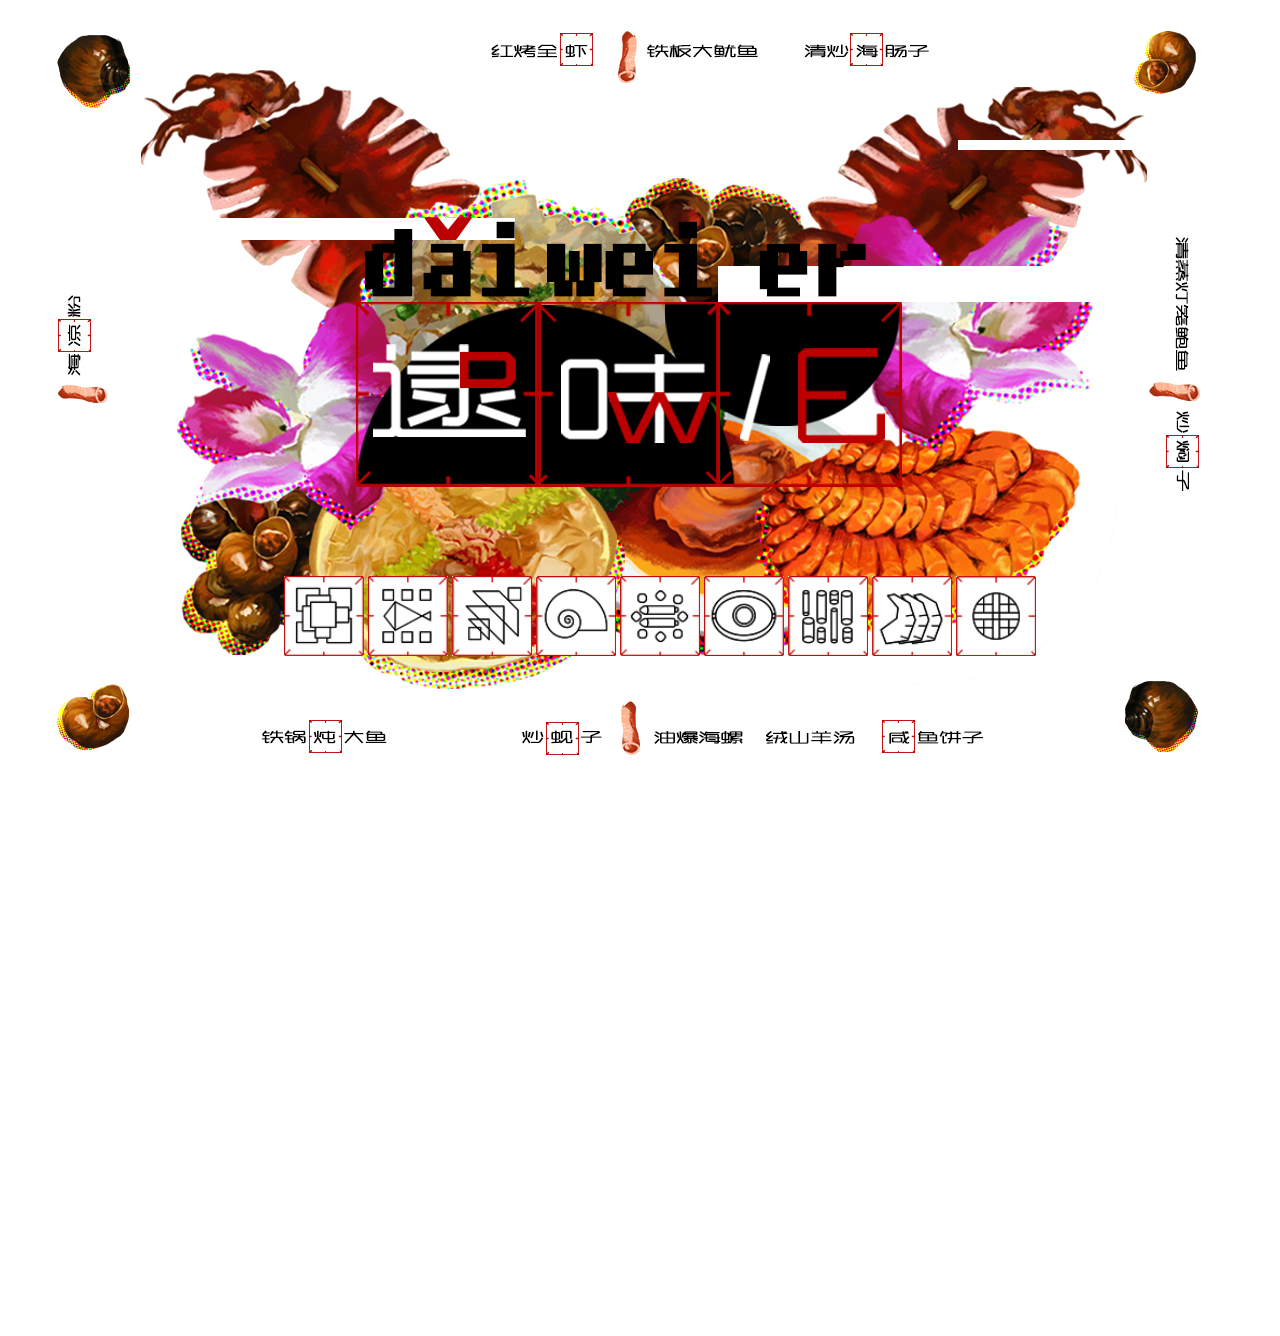
<file: index.html>
<!DOCTYPE html PUBLIC "-//W3C//DTD HTML 4.01 Transitional//EN" "http://www.w3.org/TR/html4/loose.dtd">
<html>
<head>
<meta http-equiv="Content-Type" content="text/html; charset=UTF-8">
<title>DaiWeiEr</title>
<link href="Fancy.css" rel="stylesheet" type="text/css" />
</head>
<body >

<div id ="mainBody" >
	<div id="gallery">
		<ul>
			<li>
				<img src="data/menzi_hover.jpg" class="mini" /><a href="menzi.html" > <img src="data/menzi_hover.png" class="pic"  /></a>
			</li>
			<li>
				<img src="data/xianyubingzi_hover.jpg" class="mini" /><a href="bingzi.html" > <img src="data/xianyubingzi_hover.png" class="pic"  /></a>
			</li>
			<li>
				<img src="data/youyu_hover.jpg" class="mini" /><a href="youyu.html" > <img src="data/youyu_hover.png" class="pic"  /></a>
			</li>
			<li>
				<img src="data/hailuo_hover.jpg" class="mini" /><a href="hailuo.html" > <img src="data/hailuo_hover.png" class="pic"  /></a>
			</li>
			<li>
				<img src="data/tieguodun_hover.jpg" class="mini" /><a href="tieguodun.html" > <img src="data/tieguodun_hover.png" class="pic"  /></a>
			</li>
			<li>
				<img src="data/baoyu_hover.jpg" class="mini" /><a href="baoyu.html" > <img src="data/baoyu_hover.png" class="pic"  /></a>
			</li>
			<li>
				<img src="data/haichang_hover.jpg" class="mini" /><a href="haichangzi.html" > <img src="data/haichang_hover.png" class="pic"  /></a>
			</li>
			<li>
				<img src="data/daxia_hover.jpg" class="mini" /><a href="xia.html" > <img src="data/daxia_hover.png" class="pic"  /></a>
			</li>
			<li>
				<img src="data/hailiangfen_hover.jpg" class="mini" /><a href="liangfen.html" > <img src="data/hailiangfen_hover.png" class="pic"  /></a>
			</li>
			
		 
		</ul>
	</div>
</div>
</body>
</html>
</file>
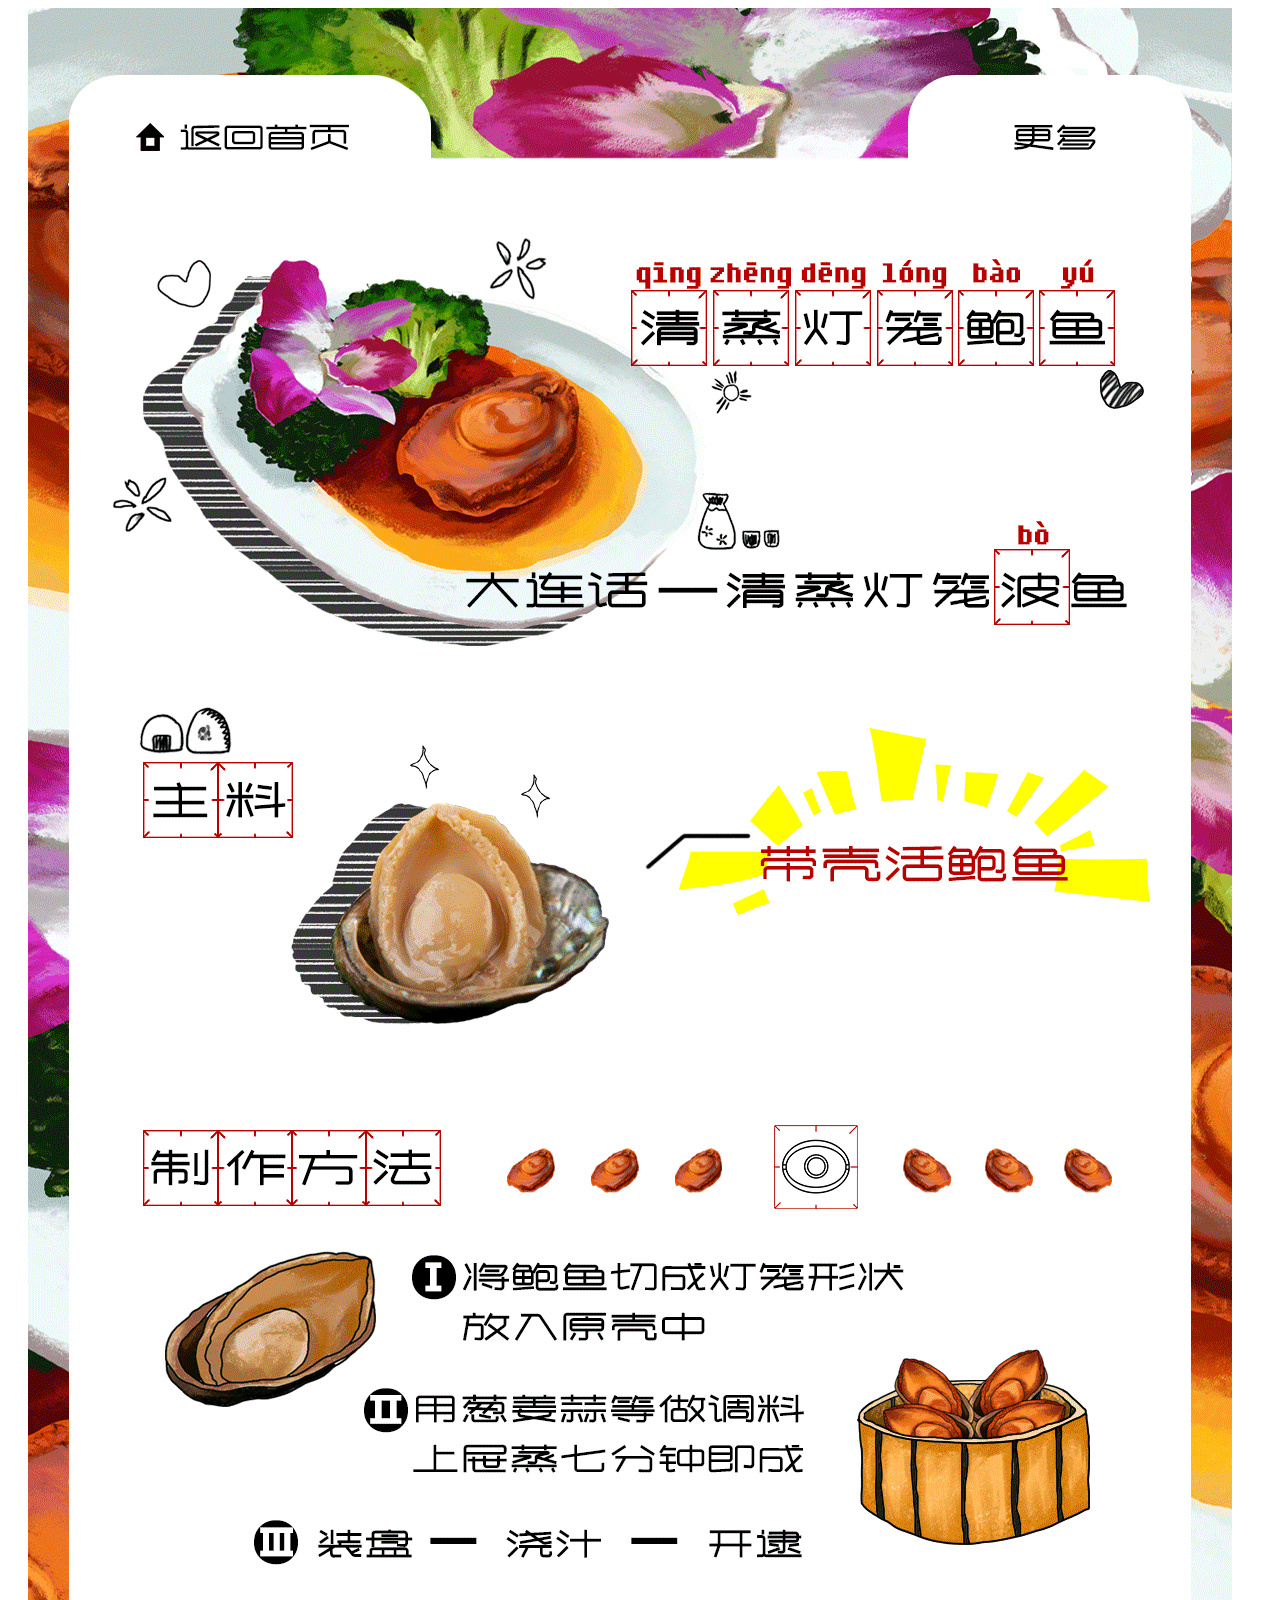
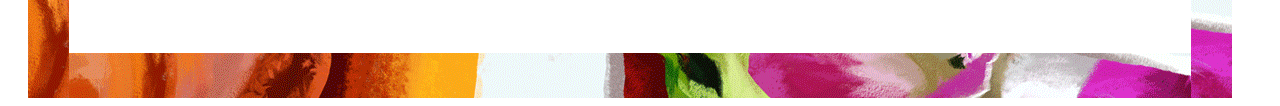
<file: baoyu.html>
<!DOCTYPE html PUBLIC "-//W3C//DTD HTML 4.01 Transitional//EN" "http://www.w3.org/TR/html4/loose.dtd">
<html>
<head>
<meta http-equiv="Content-Type" content="text/html; charset=UTF-8">
<title>清蒸灯笼鲍鱼</title>
</head>
<body >

<div style="background:url(data/baoyu.gif); width: 1224px; height:1690px; background-repeat:no-repeat; margin: 0 auto;">
<iframe src="./daohang.html" frameborder="0" scrolling="no" width="100%" height="100%" noresize="noresize"></iframe>
	
</div>

</body>
</html>
</file>
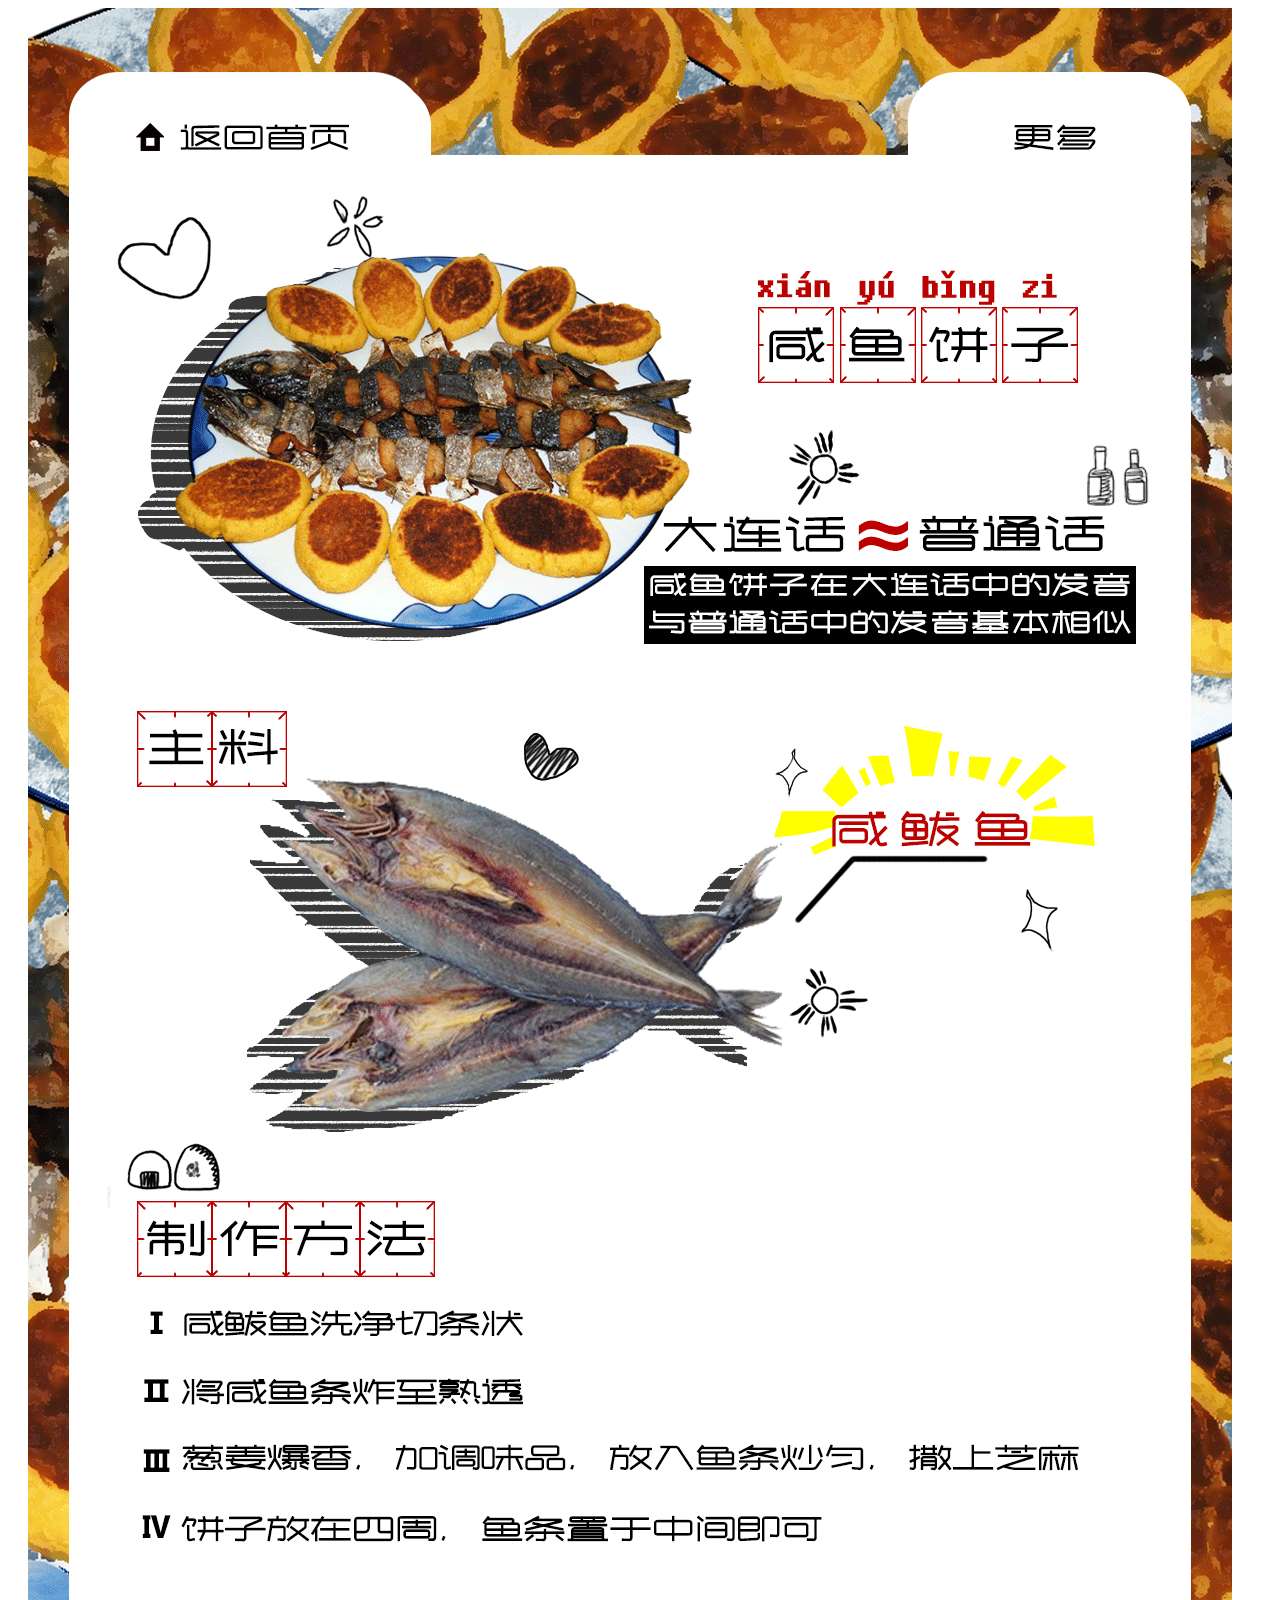
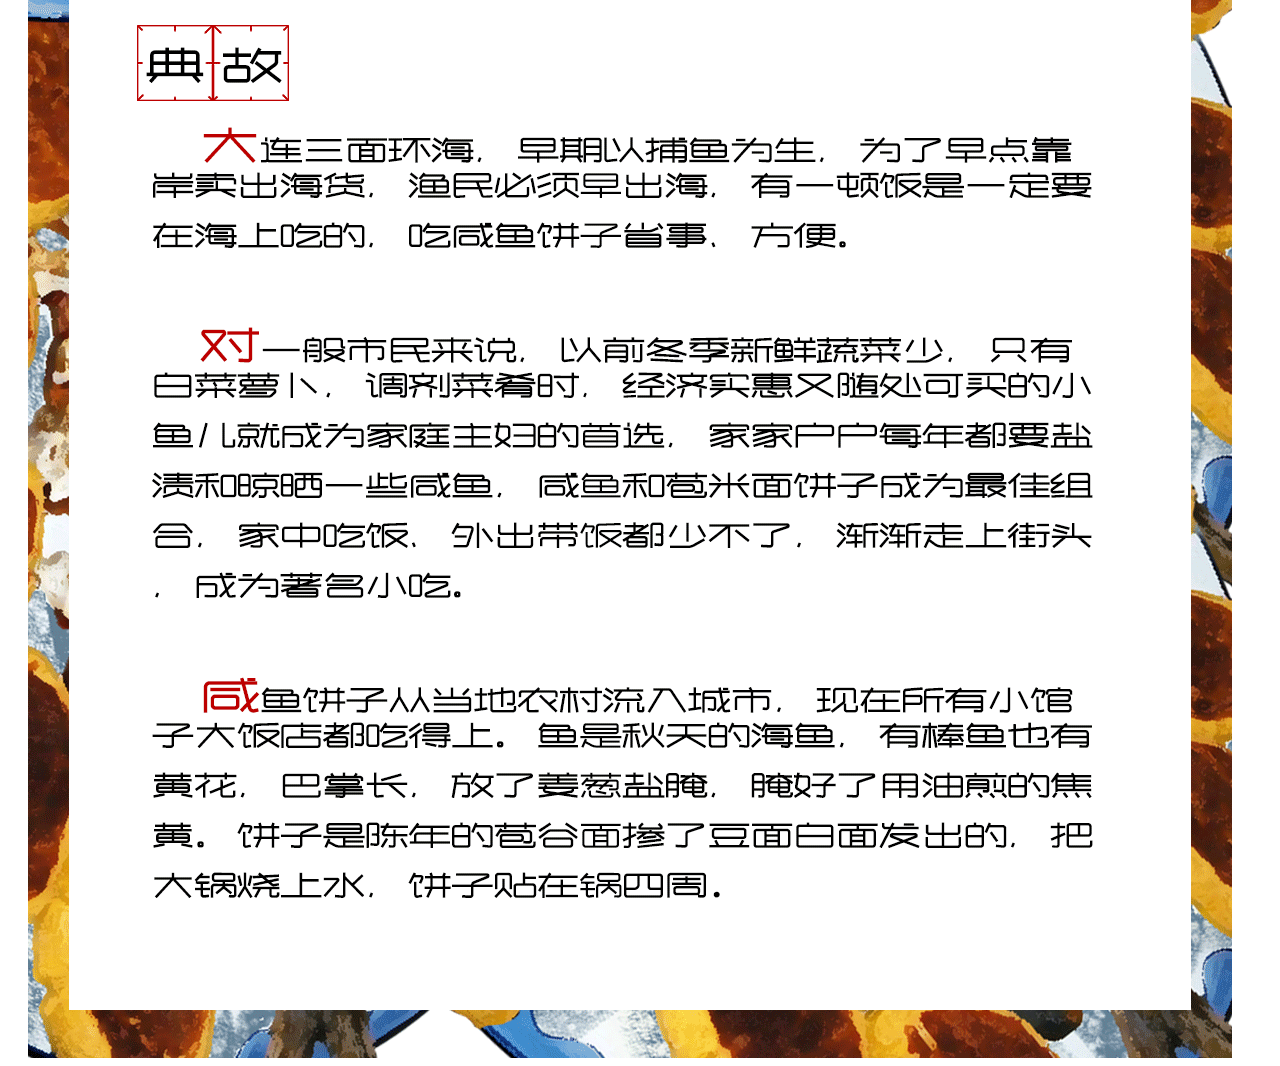
<file: bingzi.html>
<!DOCTYPE html PUBLIC "-//W3C//DTD HTML 4.01 Transitional//EN" "http://www.w3.org/TR/html4/loose.dtd">
<html>
<head>
<meta http-equiv="Content-Type" content="text/html; charset=UTF-8">
<title>咸鱼饼子</title>
</head>
<body >

<div id="mainBody" style="background:url(data/bingzi.gif); width: 1224px; height:2650px; background-repeat:no-repeat; margin: 0 auto;">
<iframe src="./daohang.html" frameborder="0" scrolling="no" width="100%" height="100%" noresize="noresize"></iframe>
	
</div>

</body>
</html>
</file>
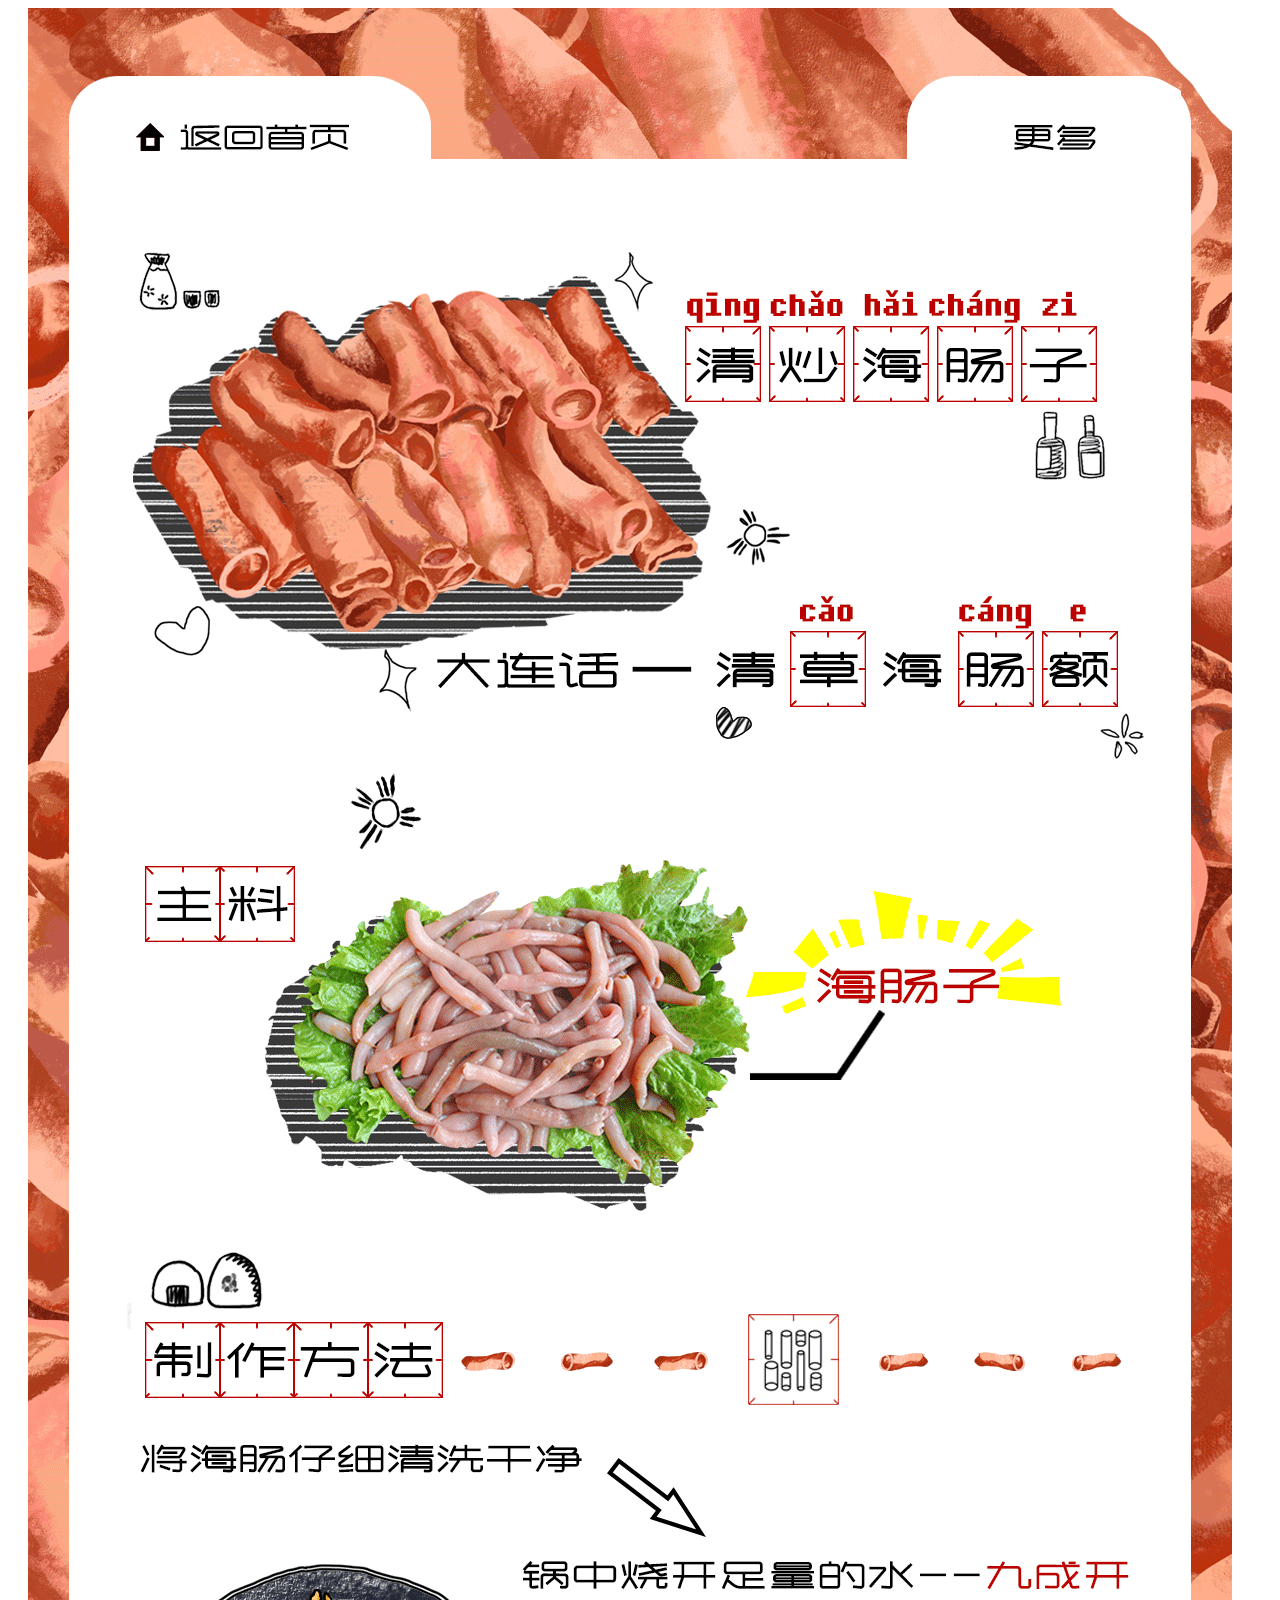
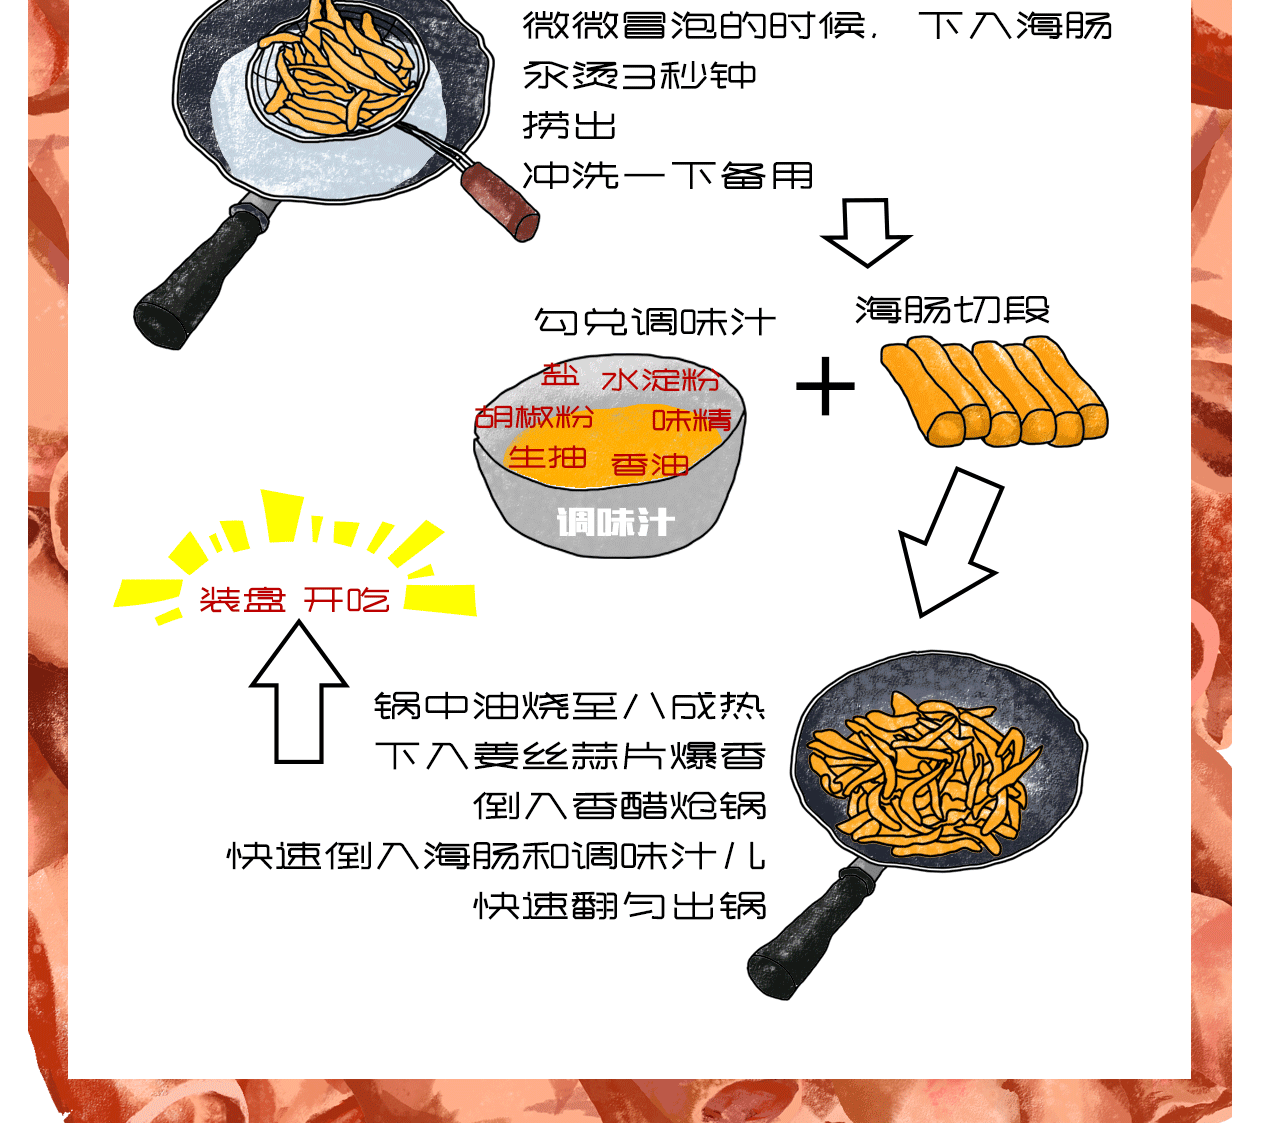
<file: haichangzi.html>
<!DOCTYPE html PUBLIC "-//W3C//DTD HTML 4.01 Transitional//EN" "http://www.w3.org/TR/html4/loose.dtd">
<html>
<head>
<meta http-equiv="Content-Type" content="text/html; charset=UTF-8">
<title>清炒海肠子</title>
</head>
<body >

<div style="background:url(data/haichang.gif); width: 1224px; height:2715px; background-repeat:no-repeat; margin: 0 auto;">
<iframe src="./daohang.html" frameborder="0" scrolling="no" width="100%" height="100%" noresize="noresize"></iframe>
	
</div>

</body>
</html>
</file>
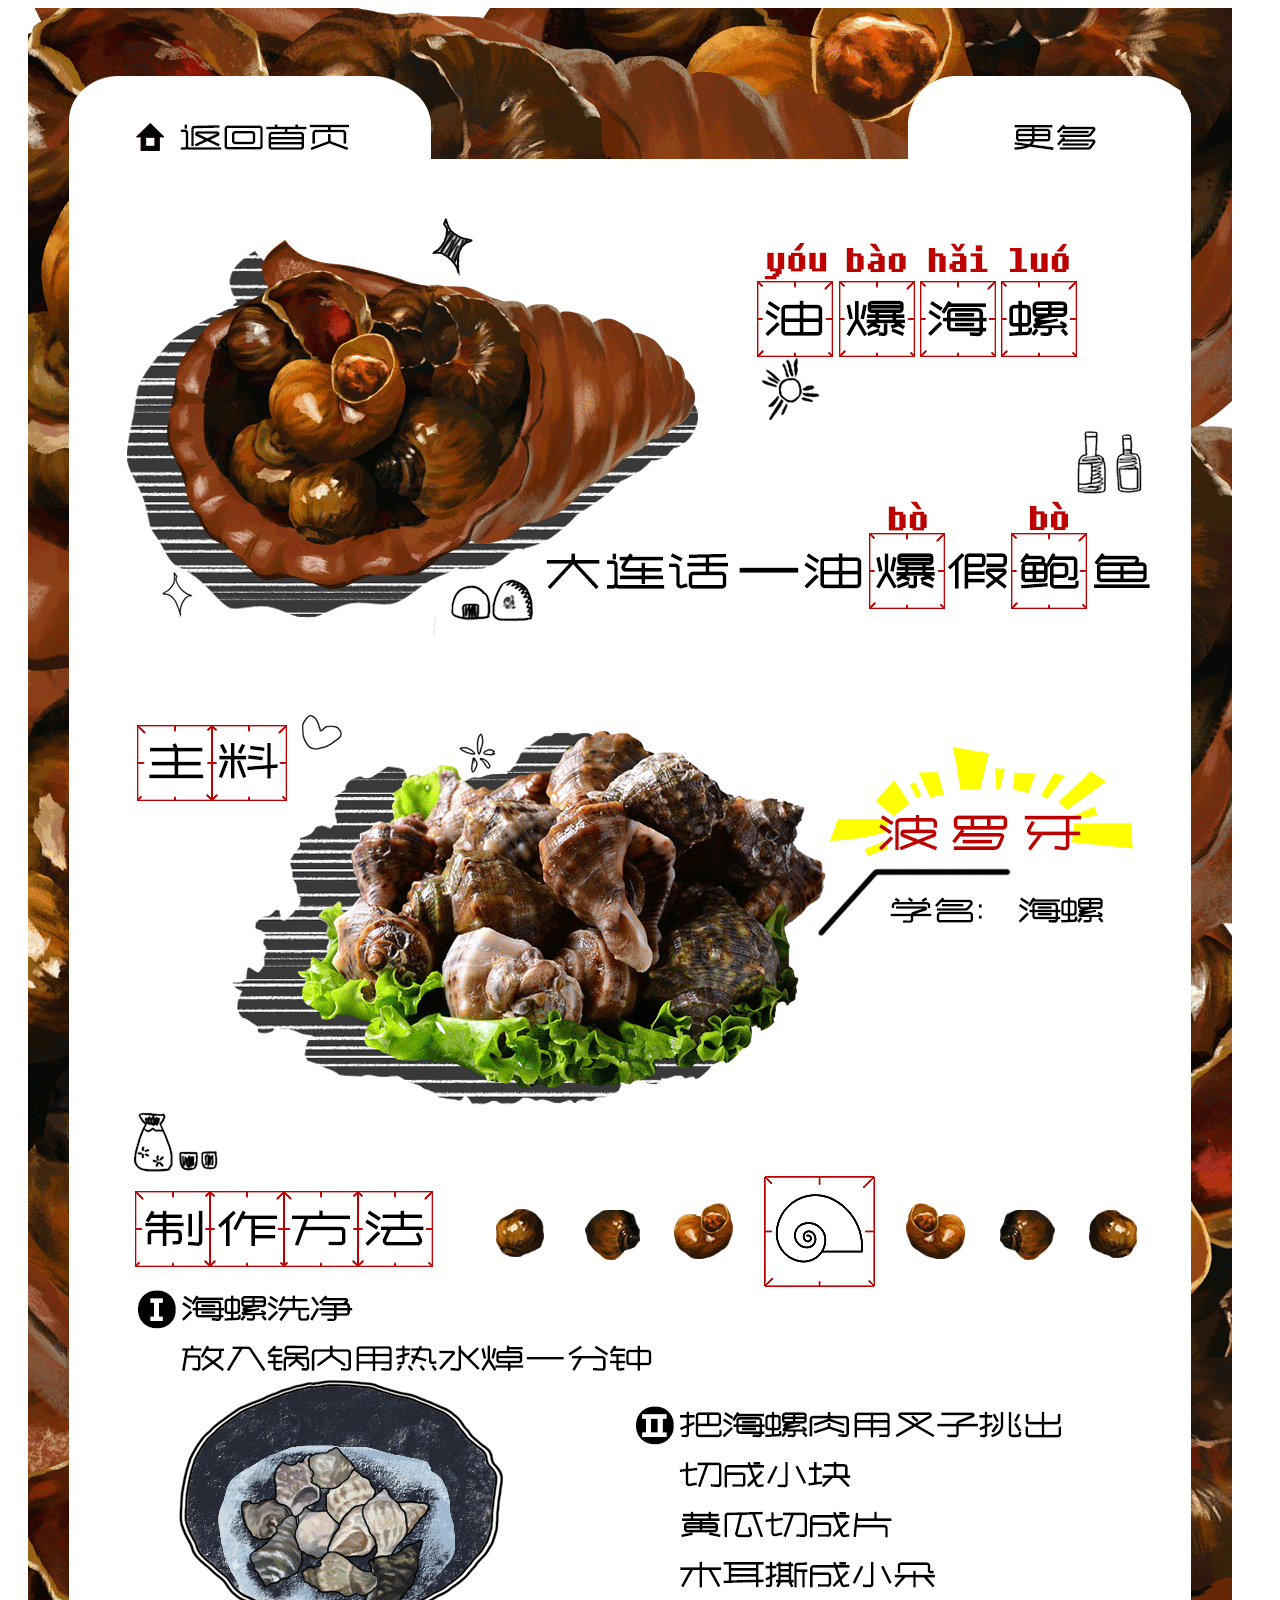
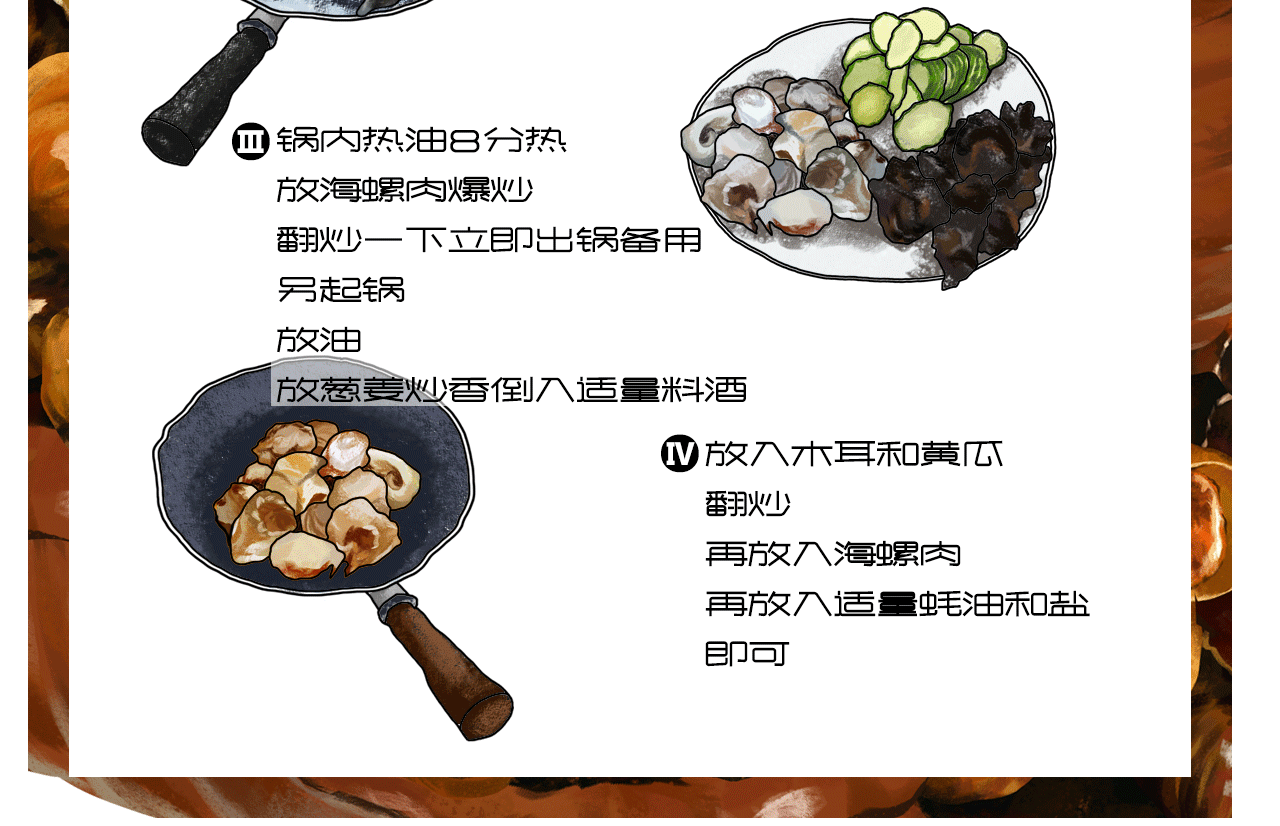
<file: hailuo.html>
<!DOCTYPE html PUBLIC "-//W3C//DTD HTML 4.01 Transitional//EN" "http://www.w3.org/TR/html4/loose.dtd">
<html>
<head>
<meta http-equiv="Content-Type" content="text/html; charset=UTF-8">
<title>油爆海螺</title>
</head>
<body >

<div style="background:url(data/hailuo.gif); width: 1224px; height:2410px; background-repeat:no-repeat; margin: 0 auto;">
<iframe src="./daohang.html" frameborder="0" scrolling="no" width="100%" height="100%" noresize="noresize"></iframe>
	
</div>

</body>
</html>
</file>
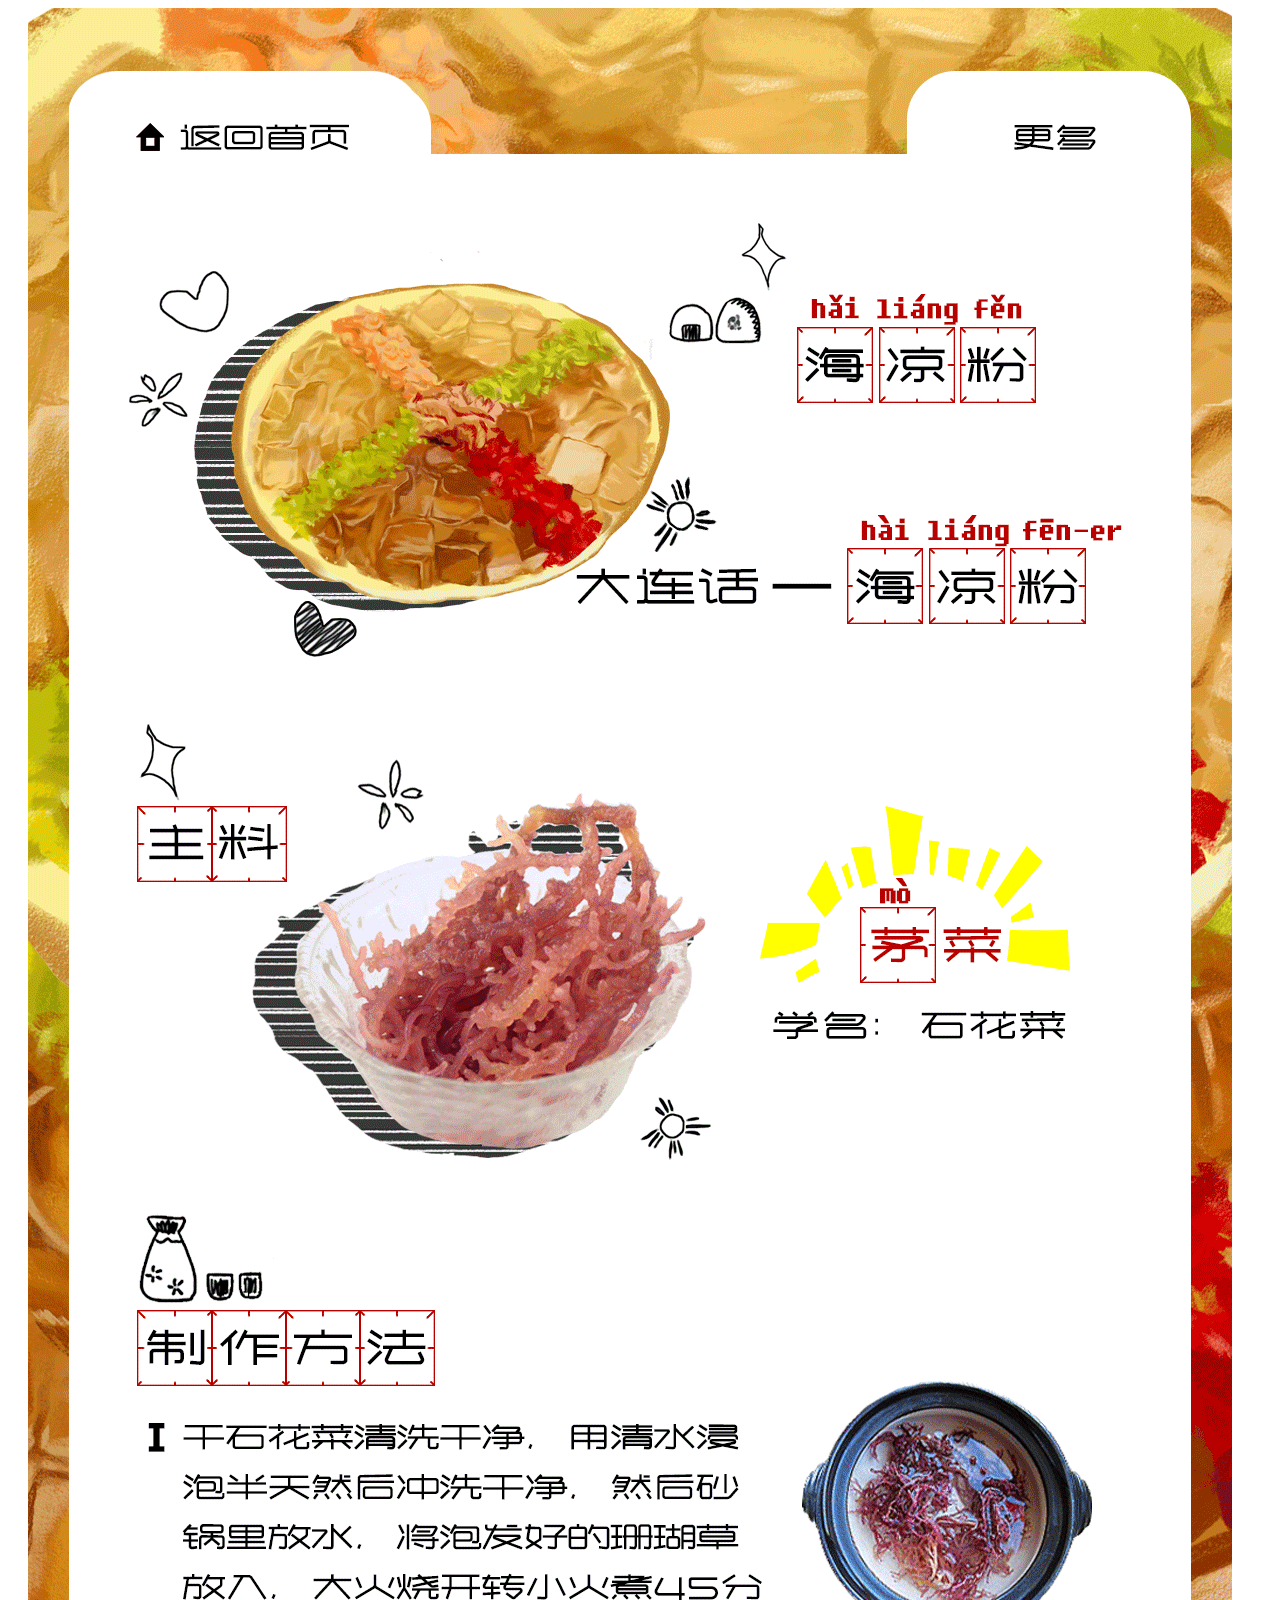
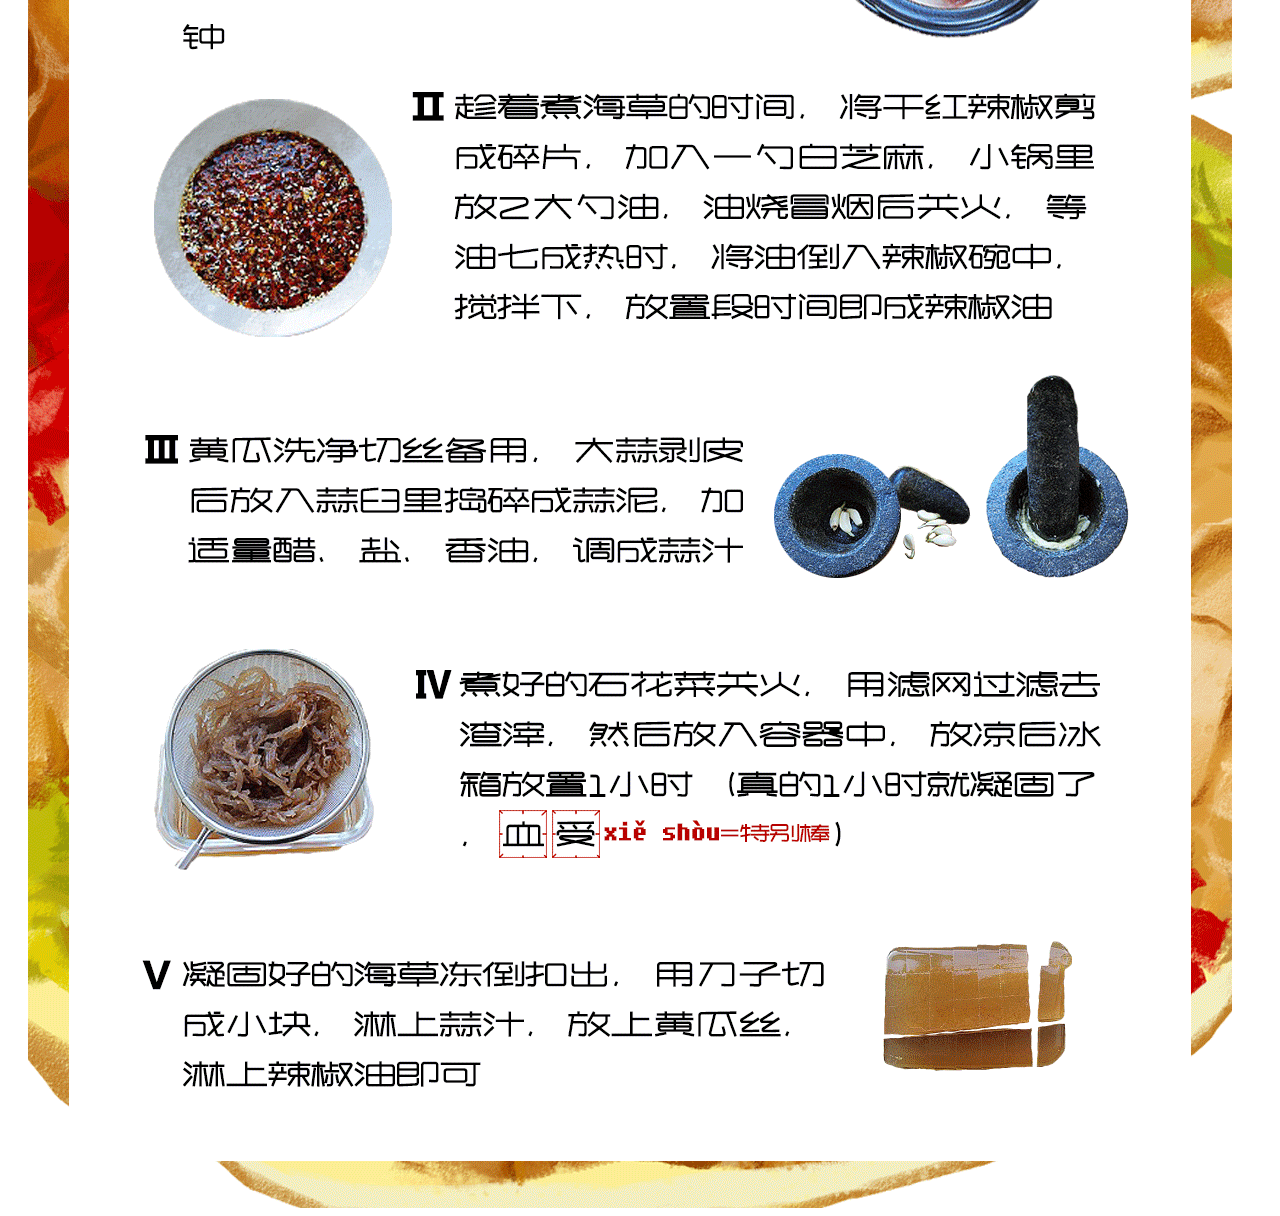
<file: liangfen.html>
<!DOCTYPE html PUBLIC "-//W3C//DTD HTML 4.01 Transitional//EN" "http://www.w3.org/TR/html4/loose.dtd">
<html>
<head>
<meta http-equiv="Content-Type" content="text/html; charset=UTF-8">
<title>海凉粉</title>
</head>
<body >

<div style="background:url(data/hailiangfen.gif); width: 1224px; height:2800px; background-repeat:no-repeat; margin: 0 auto;">
<iframe src="./daohang.html" frameborder="0" scrolling="no" width="100%" height="100%" noresize="noresize"></iframe>
	
</div>

</body>
</html>
</file>
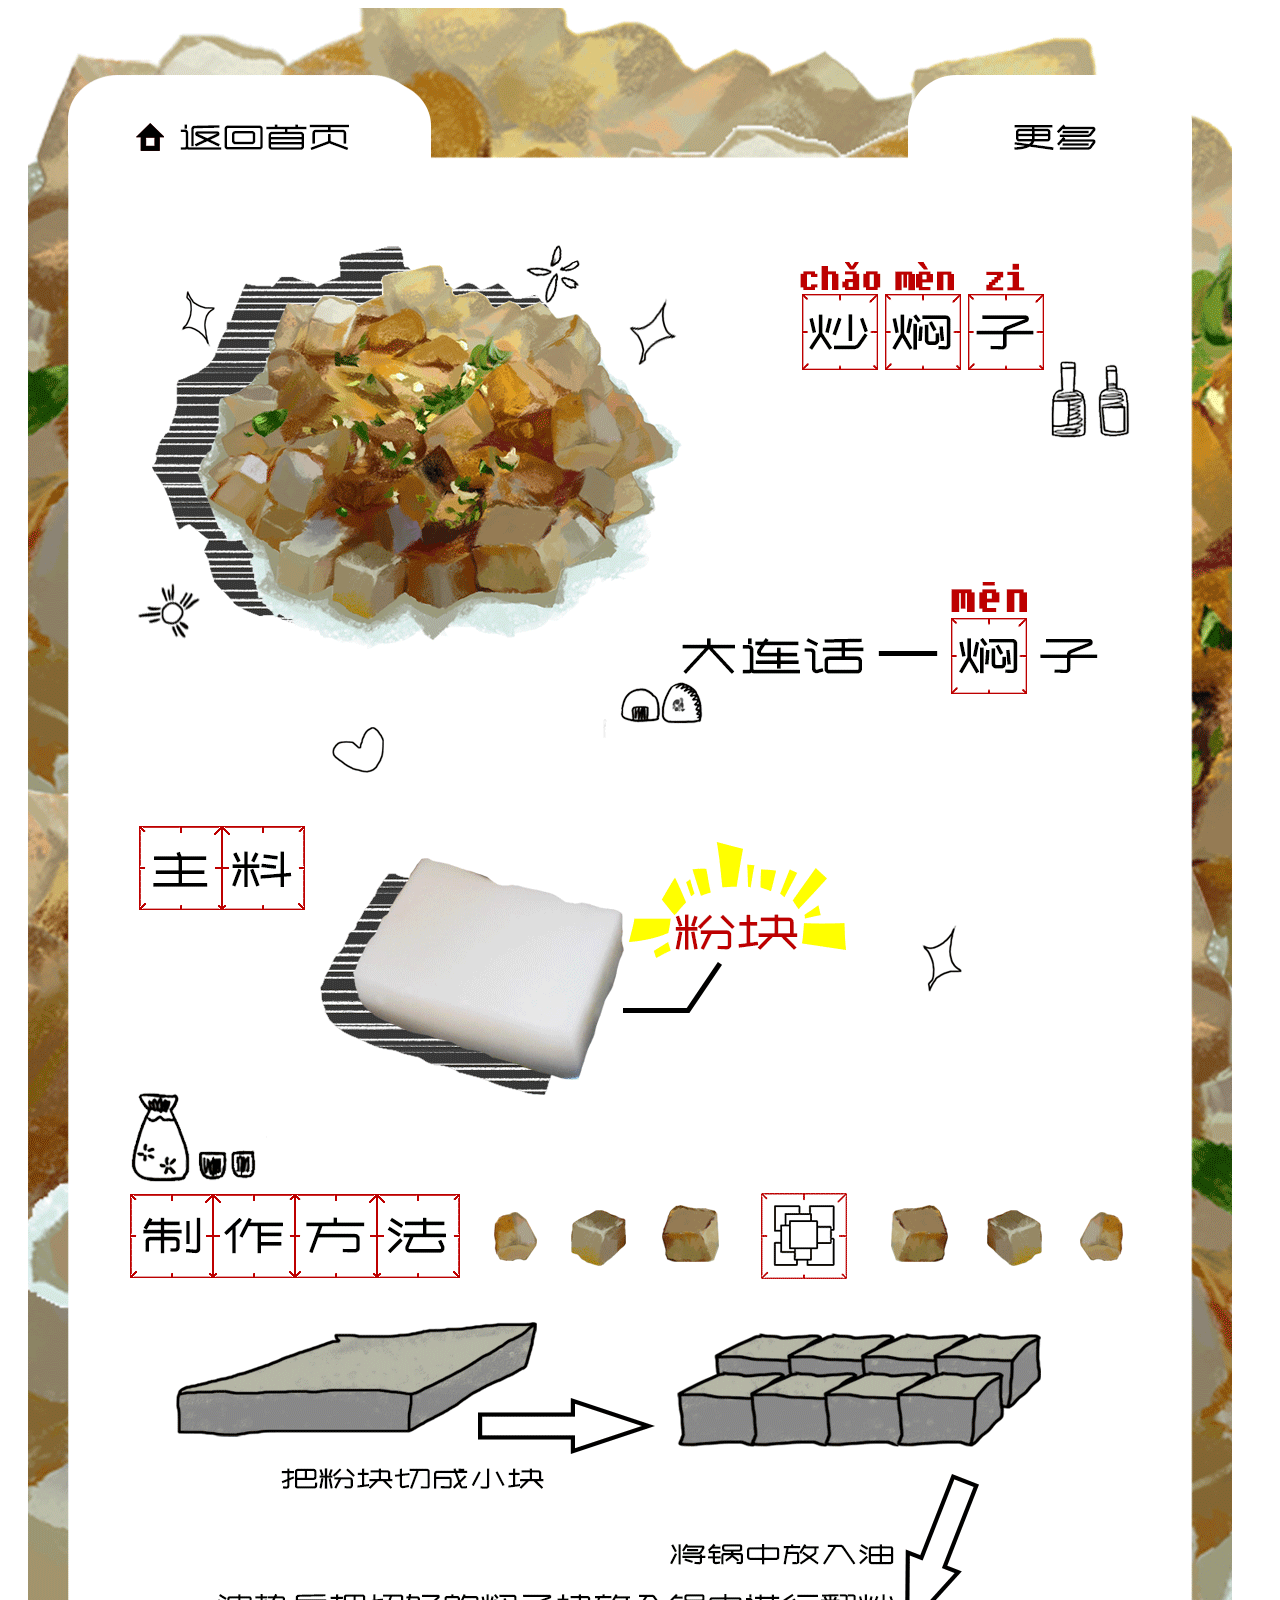
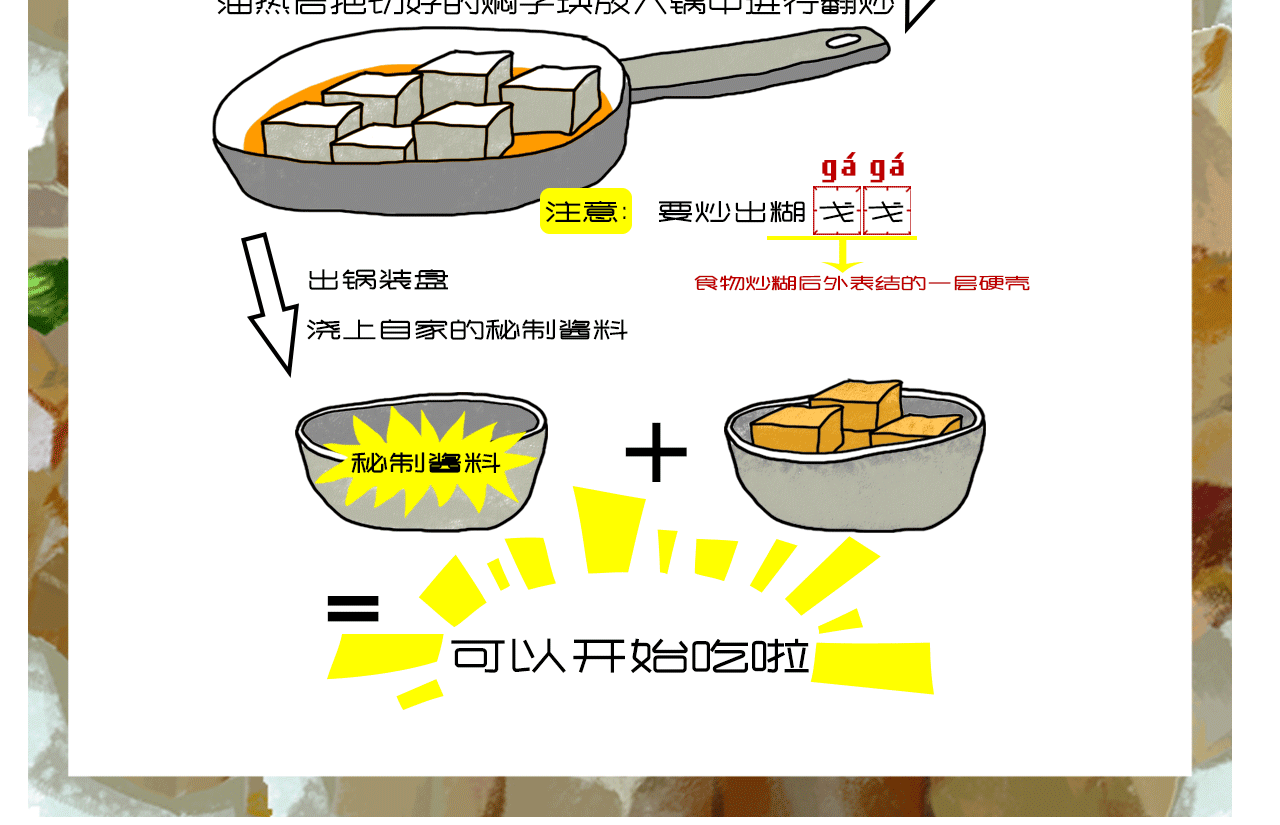
<file: menzi.html>
<!DOCTYPE html PUBLIC "-//W3C//DTD HTML 4.01 Transitional//EN" "http://www.w3.org/TR/html4/loose.dtd">
<html>
<head>
<meta http-equiv="Content-Type" content="text/html; charset=UTF-8">
<title>炒焖子</title>
</head>
<body >

<div style="background:url(data/menzi.gif); width: 1224px; height:2409px; background-repeat:no-repeat; margin: 0 auto;">
<iframe src="./daohang.html" frameborder="0" scrolling="no" width="100%" height="100%" noresize="noresize"></iframe>
</div>

</body>
</html>
</file>
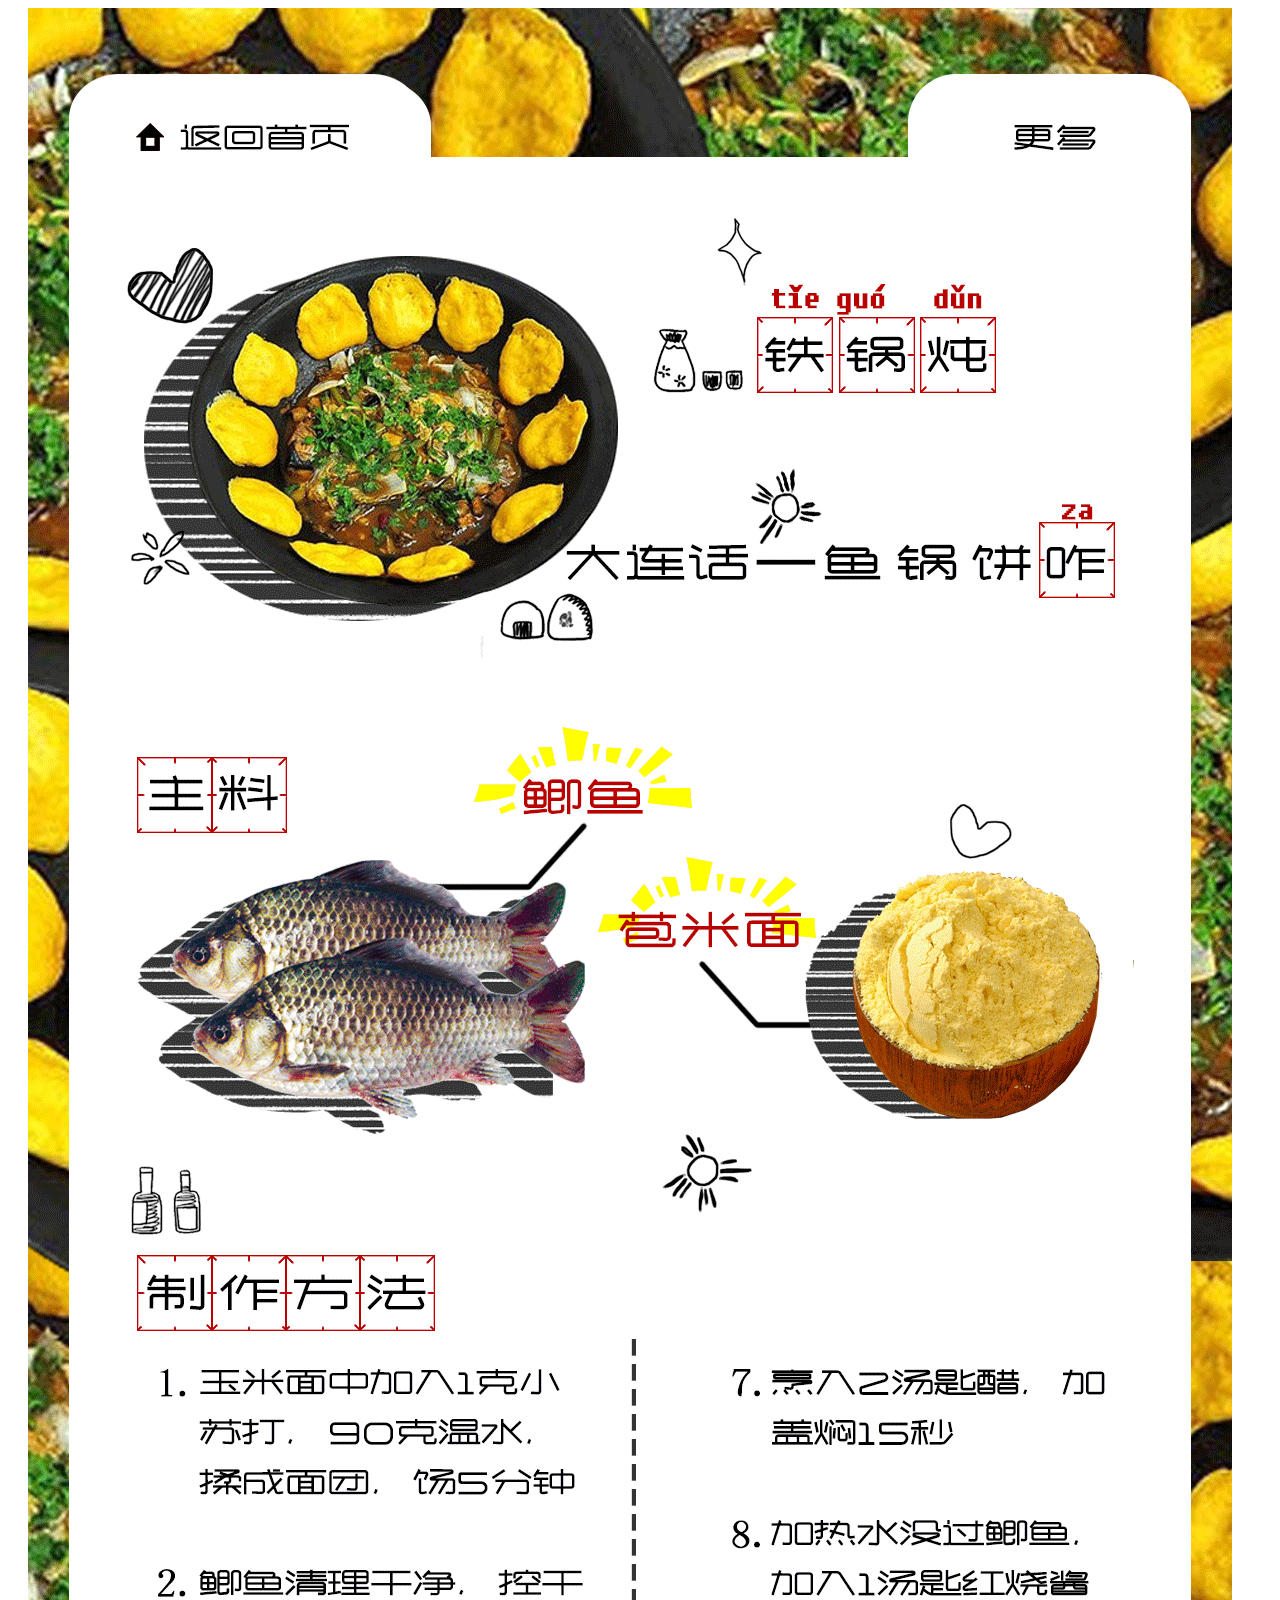
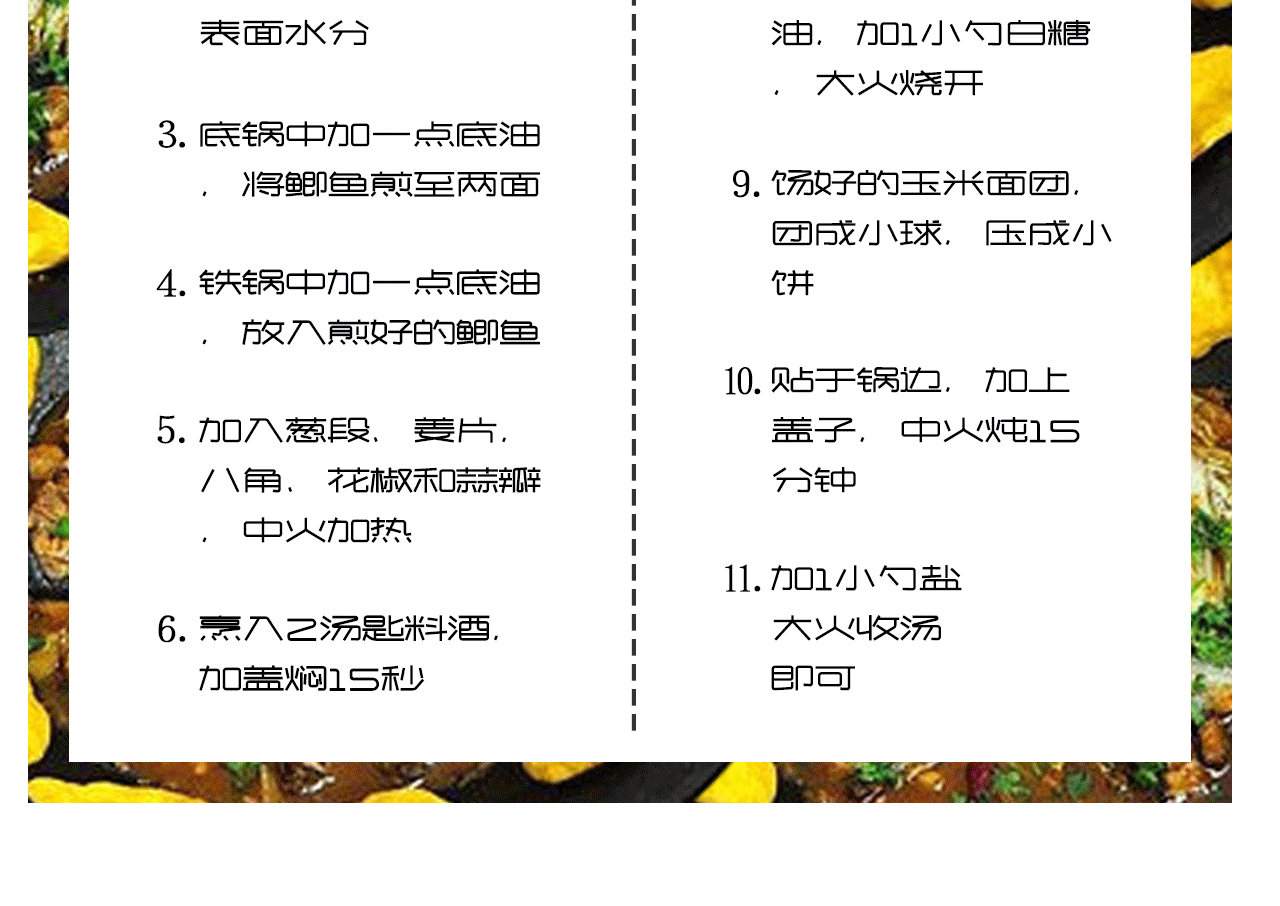
<file: tieguodun.html>
<!DOCTYPE html PUBLIC "-//W3C//DTD HTML 4.01 Transitional//EN" "http://www.w3.org/TR/html4/loose.dtd">
<html>
<head>
<meta http-equiv="Content-Type" content="text/html; charset=UTF-8">
<title>铁锅炖</title>
</head>
<body >

<div style="background:url(data/tieguodun.gif); width: 1224px; height:2490px; background-repeat:no-repeat; margin: 0 auto;">
<iframe src="./daohang.html" frameborder="0" scrolling="no" width="100%" height="100%" noresize="noresize"></iframe>
	
</div>

</body>
</html>
</file>
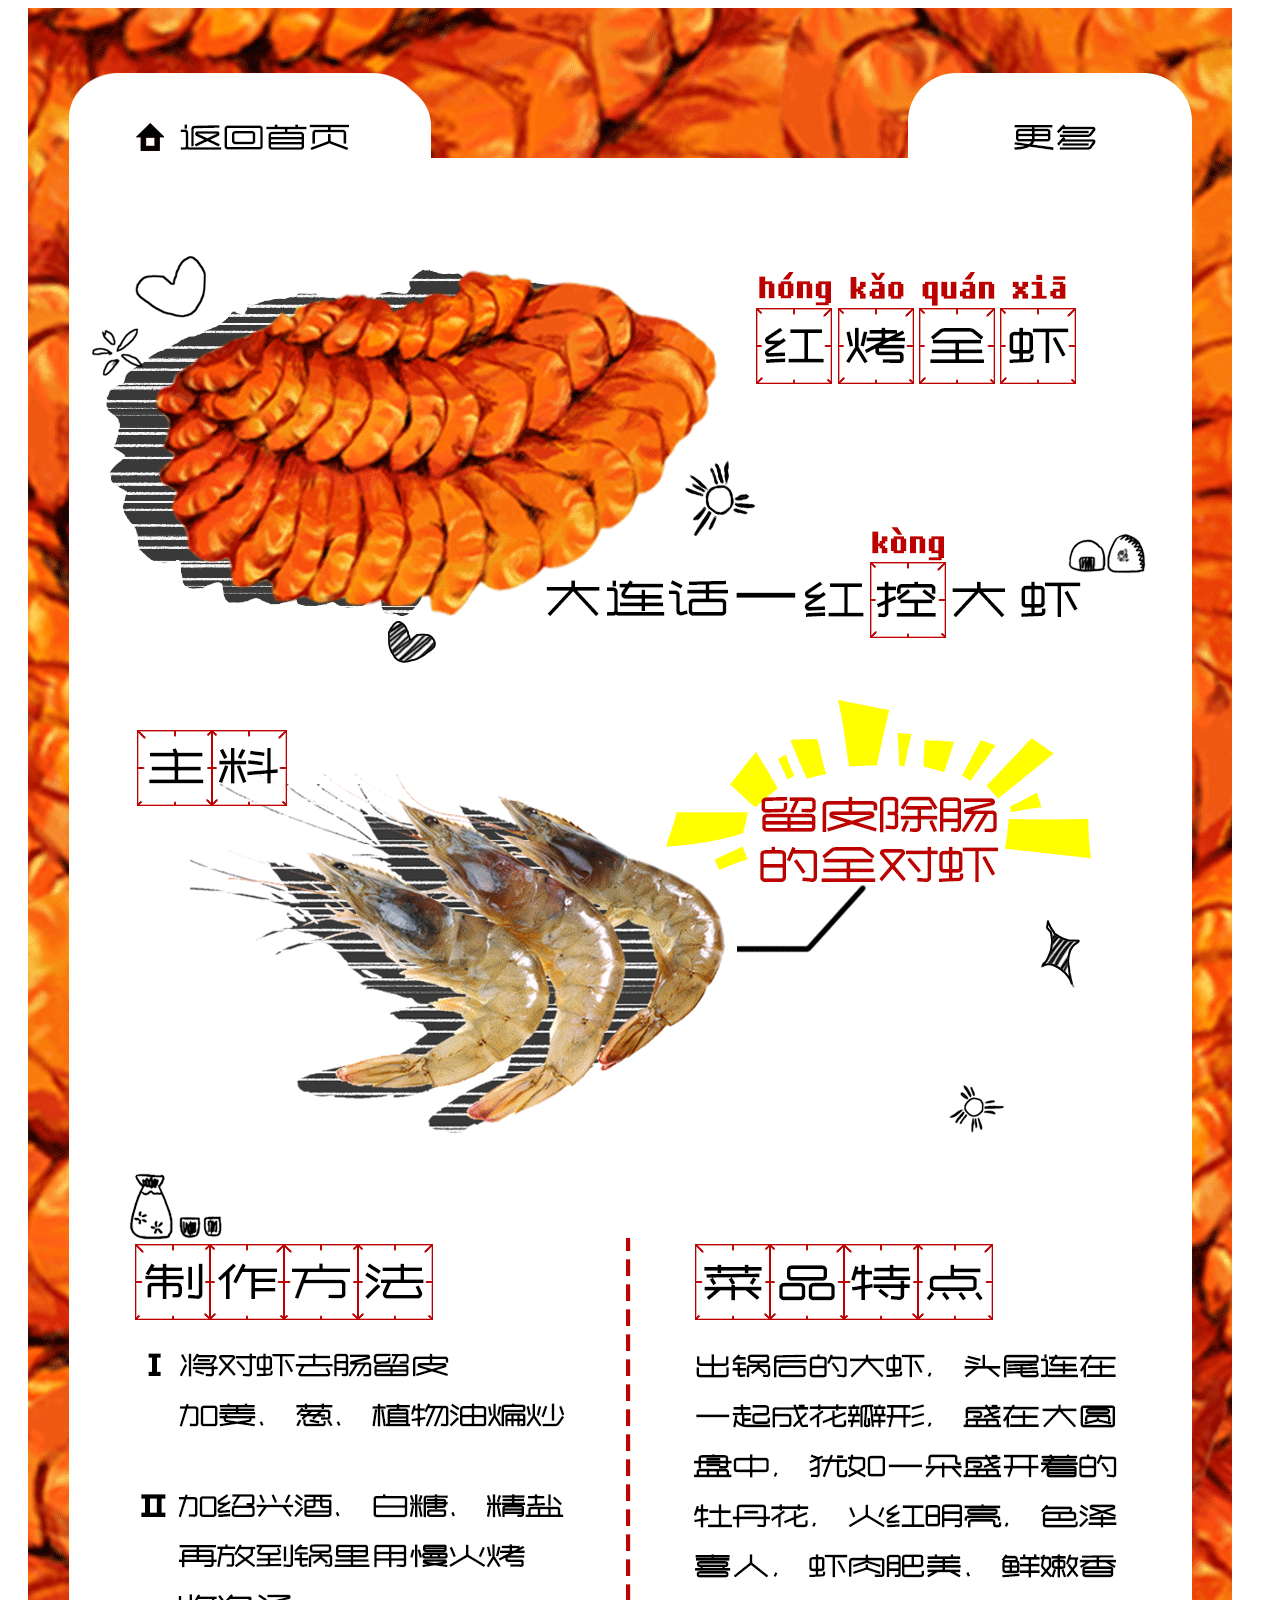
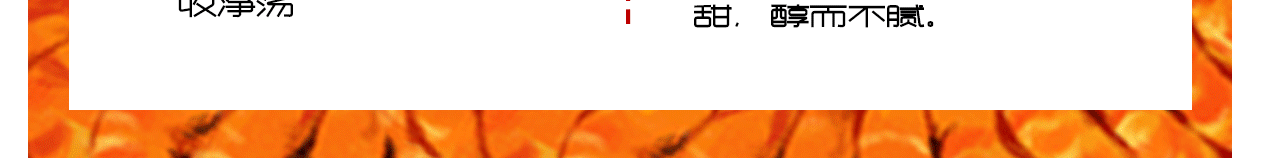
<file: xia.html>
<!DOCTYPE html PUBLIC "-//W3C//DTD HTML 4.01 Transitional//EN" "http://www.w3.org/TR/html4/loose.dtd">
<html>
<head>
<meta http-equiv="Content-Type" content="text/html; charset=UTF-8">
<title>红烧全虾</title>
</head>
<body >

<div style="background:url(data/xia.gif); width: 1224px; height:1750px; background-repeat:no-repeat; margin: 0 auto;">
<iframe src="./daohang.html" frameborder="0" scrolling="no" width="100%" height="100%" noresize="noresize"></iframe>
	
</div>

</body>
</html>
</file>
<file: Fancy.css>
@CHARSET "UTF-8";
body {
    text-align:center
}
#mainBody {
    background: url("./data/firstpage2.jpg");
    width: 1224px;
	height:768px;
  	padding-top: 552px;
	background-repeat:no-repeat; 
    margin: 0 auto;
	
}
h1 {    
    color: #FBF6FD;
    font-size: 60px;
}
#gallery {
   
    
	
    overflow: visible;
	/*
	border: 10px solid #feeeed;
    background: #00ae9d;
	*/
   
}
#gallery ul{
    /* This position the ul content in the middle of the gallery*/
   
    }
#gallery ul li {
    /* In order to create the proper effect with hover we should use display inline-table
       This will display the big picture right next to its thumbnail
    */
    list-style:none; display:inline-table;
    }
/* This is the pic to display when the hover action occur over the li that contains the thumbnail  */
#gallery ul li .pic{
   
    opacity:0;
    visibility:hidden; 
    position:absolute; 
    margin-top:-88px; 
    margin-left:-50px; 
   
}
#gallery ul li .mini {
	width:80px;
	height:80px;
}
#gallery ul li .mini:hover{
    cursor:pointer;
	
}
/* This create the desired effect of showing the imagen when we mouseover the thumbnail*/
#gallery ul li:hover .pic {
    /* width and height is how much the picture is going to growth with the effect */
    width:100px; 
    height:140px;
    opacity:1; 
    visibility:visible; 
    float:right;
}
</file>
